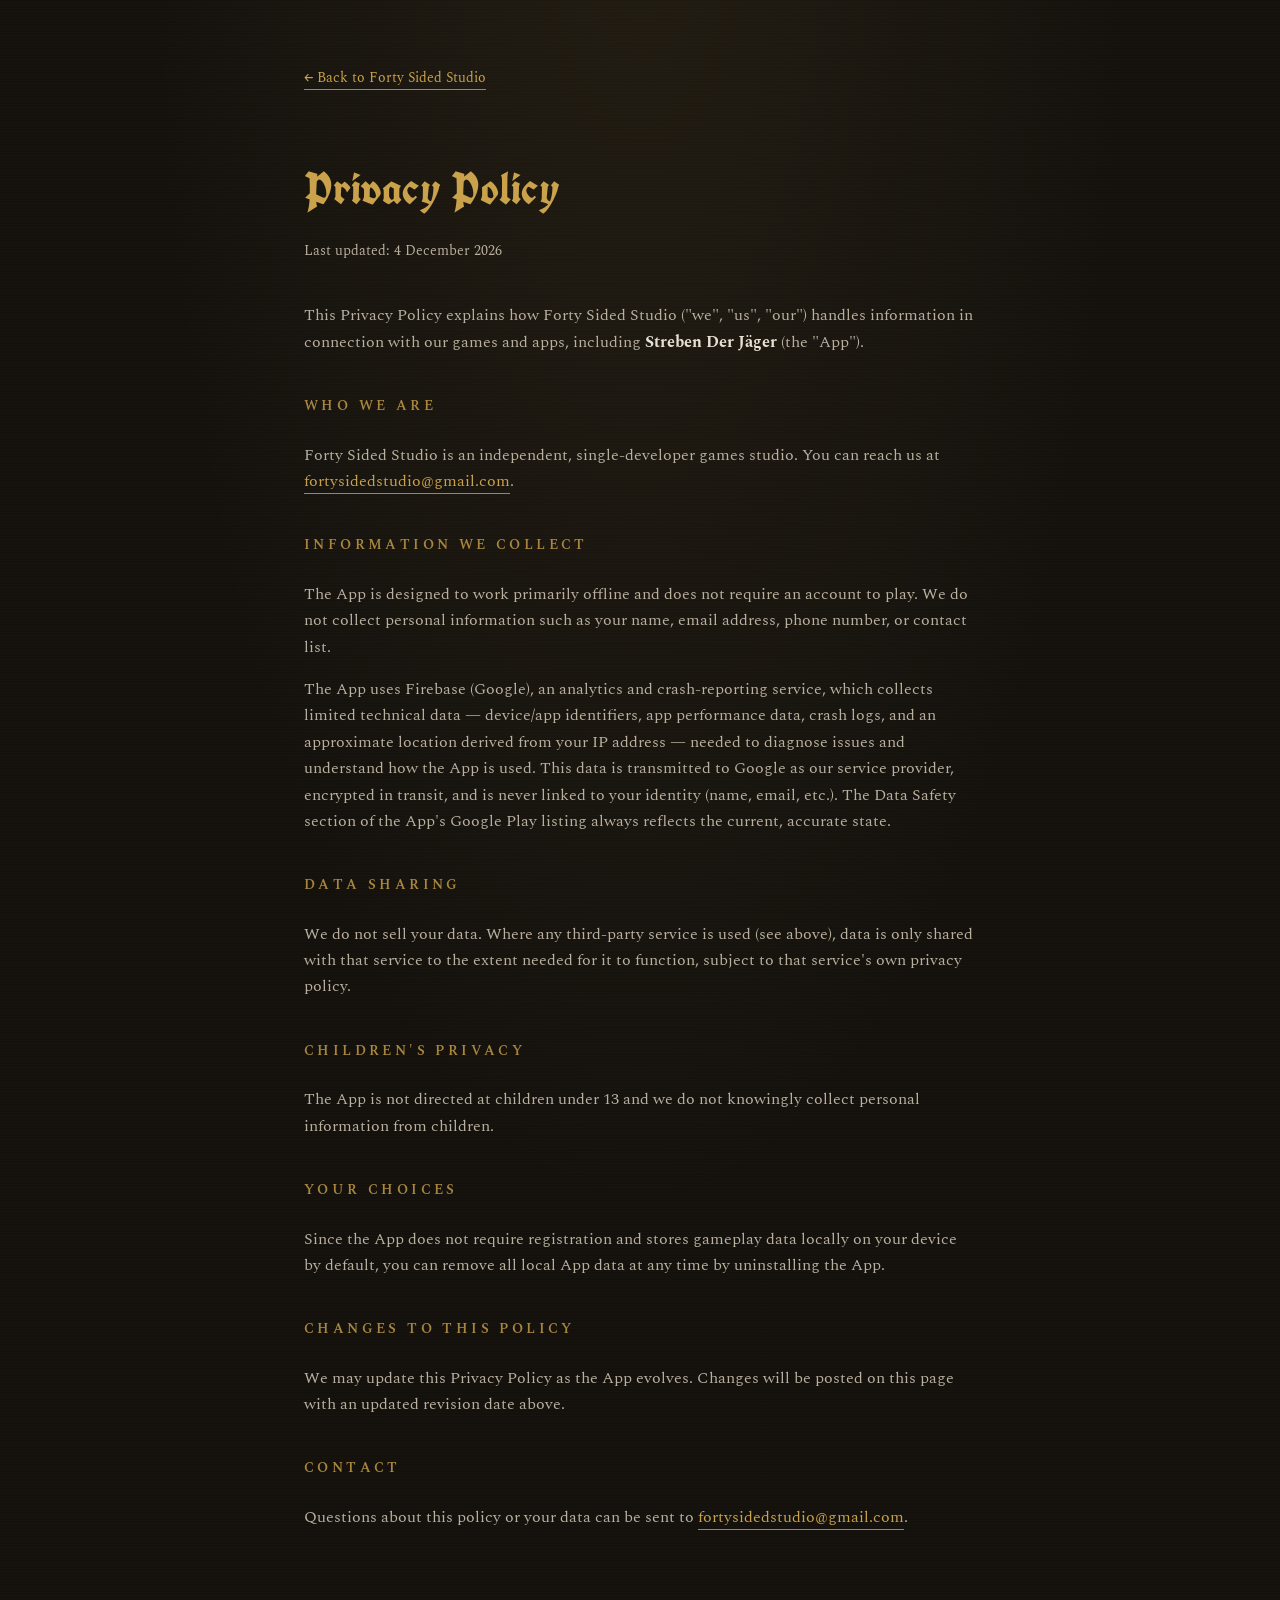
<file: privacy.html>
<!DOCTYPE html>
<html lang="it">
<head>
<meta charset="UTF-8">
<meta name="viewport" content="width=device-width, initial-scale=1.0">
<link rel="preconnect" href="https://fonts.googleapis.com">
<link rel="preconnect" href="https://fonts.gstatic.com" crossorigin>
<link href="https://fonts.googleapis.com/css2?family=UnifrakturCook:wght@700&family=Spectral:ital,wght@0,400;0,500;0,600;1,400&display=swap" rel="stylesheet">
<link rel="icon" type="image/png" sizes="48x48" href="assets/favicon-48.png">
<link rel="icon" type="image/png" sizes="32x32" href="assets/favicon-32.png">
<link rel="apple-touch-icon" sizes="180x180" href="assets/apple-touch-icon.png">
<style>:root{--charcoal-dark:#14110d;--charcoal-panel:#221d17;--bronze:#8a6a45;--gold:#c9a24b;--gold-dim:#a8863e;--ink:#e8e1d3;--ink-dim:#b9b0a0;--line:#3a3226;}
*{box-sizing:border-box;}
html{scroll-behavior:smooth;}
body{margin:0;background:var(--charcoal-dark);background-image:radial-gradient(ellipse at 50% -10%, rgba(201,162,75,0.08), transparent 55%),repeating-linear-gradient(0deg, rgba(255,255,255,0.012) 0px, rgba(255,255,255,0.012) 1px, transparent 1px, transparent 3px);color:var(--ink);font-family:'Spectral', Georgia, serif;line-height:1.65;-webkit-font-smoothing:antialiased;}
a.fss-link{color:var(--gold);text-decoration:none;border-bottom:1px solid var(--gold-dim);transition:color .2s ease,border-color .2s ease;}
a.fss-link:hover,a.fss-link:focus-visible{color:var(--ink);border-color:var(--gold);}
a.fss-link:focus-visible{outline:2px solid var(--gold);outline-offset:3px;}
.hero{position:relative;min-height:88vh;display:flex;flex-direction:column;align-items:center;justify-content:center;text-align:center;padding:4rem 1.5rem 2.5rem;overflow:hidden;}
.emblem{width:220px;height:220px;margin-bottom:1.5rem;filter:drop-shadow(0 0 18px rgba(201,162,75,0.18));}
.eyebrow{margin:0 0 .5rem;font-size:.75rem;letter-spacing:.3em;text-transform:uppercase;color:var(--ink-dim);}
.wordmark{font-family:'UnifrakturCook',serif;font-weight:700;font-size:clamp(2.4rem,7vw,4.4rem);color:var(--gold);margin:0;line-height:1.1;text-shadow:0 0 24px rgba(201,162,75,0.15);}
.tagline{margin:1rem 0 1.75rem;font-style:italic;color:var(--ink-dim);font-size:1.05rem;letter-spacing:.02em;}
.nav-links{display:flex;gap:1.75rem;flex-wrap:wrap;justify-content:center;font-size:.8rem;letter-spacing:.12em;text-transform:uppercase;margin-bottom:1.5rem;}
.nav-links a{border-bottom:1px solid var(--line);color:var(--ink-dim);}
.nav-links a:hover{color:var(--ink);border-color:var(--gold);}
.lang-row{display:flex;gap:.4rem;}
.lang-btn{font-family:'Spectral',serif;font-size:.7rem;letter-spacing:.08em;padding:.3rem .6rem;border-radius:2px;cursor:pointer;background:transparent;color:var(--ink-dim);border:1px solid var(--line);}
.lang-btn:hover{color:var(--ink);border-color:var(--gold);}
.lang-btn.active{color:var(--gold);border-color:var(--gold);}
main{max-width:720px;margin:0 auto;padding:0 1.5rem;}
section{padding:3.5rem 0;border-top:1px solid var(--line);}
h2{font-family:'Spectral',serif;font-weight:600;font-size:.85rem;letter-spacing:.25em;text-transform:uppercase;color:var(--gold-dim);margin:0 0 1.5rem;}
.about p,.contact p{color:var(--ink-dim);max-width:60ch;}
.project-card{background:var(--charcoal-panel);border:1px solid var(--line);border-left:3px solid var(--gold-dim);border-radius:3px;padding:2rem;}
.project-title{font-family:'UnifrakturCook',serif;font-size:1.8rem;color:var(--gold);margin:0 0 .3rem;}
.project-sub{margin:0 0 1.2rem;color:var(--ink-dim);font-style:italic;}
.project-desc{color:var(--ink);}
.status-line{display:flex;align-items:center;gap:.5rem;margin:1.5rem 0 0;font-size:.85rem;color:var(--ink-dim);letter-spacing:.02em;}
.status-dot{width:8px;height:8px;border-radius:50%;background:var(--gold);box-shadow:0 0 6px rgba(201,162,75,0.8);flex-shrink:0;}
.roadmap{margin-top:1.75rem;padding-top:1.5rem;border-top:1px solid var(--line);display:flex;flex-direction:column;gap:.75rem;}
.roadmap-item{display:flex;align-items:center;gap:.65rem;font-size:.88rem;}
.roadmap-dot{width:7px;height:7px;border-radius:50%;flex-shrink:0;}
.roadmap-dot.done{background:var(--gold);}
.roadmap-dot.pending{border:1px solid var(--line);}
.roadmap-status{margin-left:auto;font-size:.75rem;letter-spacing:.08em;text-transform:uppercase;}
.publisher-line{margin-top:1.5rem;display:flex;align-items:center;gap:.9rem;font-size:.85rem;color:var(--ink-dim);flex-wrap:wrap;}
.publisher-line img{height:28px;width:auto;opacity:.9;}
.mail-link{display:inline-block;font-size:1.1rem;margin-top:.5rem;}
footer{text-align:center;padding:3rem 1.5rem 2.5rem;color:var(--ink-dim);font-size:.8rem;border-top:1px solid var(--line);}
footer p{margin:.3rem 0;}
@media (max-width:480px){.hero{min-height:82vh;padding:3rem 1.25rem 2.5rem;}section{padding:2.75rem 0;}.project-card{padding:1.5rem;}}
.legal{max-width:720px;margin:0 auto;padding:4rem 1.5rem 5rem;}
.legal h1{font-family:'UnifrakturCook',serif;color:var(--gold);font-size:clamp(2rem,6vw,2.8rem);margin-bottom:.3rem;}
.legal .updated{color:var(--ink-dim);font-size:.85rem;margin-bottom:2.5rem;}
.legal h2{margin-top:2.5rem;}
.legal p{color:var(--ink-dim);}</style>
<title>Privacy Policy — Forty Sided Studio</title>
</head>
<body>
<div class="legal">
  <a class="fss-link" href="index.html" data-t="back" style="display:inline-block;margin-bottom:2rem;font-size:.85rem;"></a>
  <h1 data-t="privacyTitle"></h1>
  <p class="updated"><span data-t="updated"></span> <span id="date"></span></p>

  <p><span data-t="intro"></span> <strong style="color:var(--ink);" data-t="introApp"></strong> <span data-t="introEnd"></span></p>

  <h2 data-t="h1"></h2>
  <p><span data-t="p1"></span> <a class="fss-link" href="mailto:fortysidedstudio@gmail.com">fortysidedstudio@gmail.com</a>.</p>

  <h2 data-t="h2"></h2>
  <p data-t="p2a"></p>
  <p data-t="p2b"></p>

  <h2 data-t="h3"></h2>
  <p data-t="p3"></p>

  <h2 data-t="h4"></h2>
  <p data-t="p4"></p>

  <h2 data-t="h5"></h2>
  <p data-t="p5"></p>

  <h2 data-t="h6"></h2>
  <p data-t="p6"></p>

  <h2 data-t="h7"></h2>
  <p><span data-t="p7"></span> <a class="fss-link" href="mailto:fortysidedstudio@gmail.com">fortysidedstudio@gmail.com</a>.</p>
</div>
<script>
const T = {"en":{"langName":"EN","eyebrow":"Independent · Dark Fantasy · Tabletop-Rooted","tagline":"There is no d40. We rolled one anyway.","navStudio":"Studio","navWorld":"The World","navProject":"Current Project","navContact":"Contact","aboutTitle":"The Studio","aboutP1":"Forty Sided Studio is a one-person forge run by someone who has been at the table since he was eight — decades of tabletop campaigns, home computers, and grid-paper dungeons distilled into games that don't apologise for being difficult, dark, or a little obsessive about their own lore.","aboutP2":"No publisher, no committee. Just a dev, a stack of notebooks, and a long-standing appetite for hex grids and grim skies. Developed hand in hand with Giovanni Galli, creator of the Streben tabletop RPG and its solo spin-off Streben Der Jäger, who validates every step of the adaptation.","worldTitle":"Streben","worldP1":"Streben's world looks like the Germany of the 13th century, if that century had never ended: a handful of fortified cities holding the line against the abominations massed outside their walls. Resisting is the only salvation.","worldP2":"There's no grand quest to end the horror — only the next watch, the next breach, the next winter the walls need to survive. Steel and grim resolve carry more weight than heroics.","projectTitle":"Current Project","projectName":"Streben Der Jäger","projectSub":"A hex-based tactical adaptation of the Streben Der Jäger solo game, set in the dark world of Streben.","projectDesc":"Streben Der Jäger began as a solitaire tabletop game of grid-based, procedural missions in the world of Streben. This digital version keeps that tactical, highly replayable core: move phase by phase across broken hex ground, choose when to strike and when to hold the line, and drag what's left of a fortified city through six turns of steel and abominations.","statusLine":"In development — mobile, Android","roadmap":[{"label":"Hex tactical combat engine","status":"In progress","done":true},{"label":"Campaign narrative & world-building","status":"In progress","done":true},{"label":"Mobile UI & controls","status":"Planned","done":false},{"label":"Closed playtesting","status":"Planned","done":false}],"contactTitle":"Get in Touch","contactText":"Questions, press, feedback, or just want to talk about hex grids —","footerRights":"All rights reserved.","footerPrivacy":"Privacy Policy","publisherLine":"Streben and Streben Der Jäger are published in print by","back":"← Back to Forty Sided Studio","privacyTitle":"Privacy Policy","updated":"Last updated:","intro":"This Privacy Policy explains how Forty Sided Studio (\"we\", \"us\", \"our\") handles information in connection with our games and apps, including","introApp":"Streben Der Jäger","introEnd":"(the \"App\").","h1":"Who we are","p1":"Forty Sided Studio is an independent, single-developer games studio. You can reach us at","h2":"Information we collect","p2a":"The App is designed to work primarily offline and does not require an account to play. We do not collect personal information such as your name, email address, phone number, or contact list.","p2b":"The App uses Firebase (Google), an analytics and crash-reporting service, which collects limited technical data — device/app identifiers, app performance data, crash logs, and an approximate location derived from your IP address — needed to diagnose issues and understand how the App is used. This data is transmitted to Google as our service provider, encrypted in transit, and is never linked to your identity (name, email, etc.). The Data Safety section of the App's Google Play listing always reflects the current, accurate state.","h3":"Data sharing","p3":"We do not sell your data. Where any third-party service is used (see above), data is only shared with that service to the extent needed for it to function, subject to that service's own privacy policy.","h4":"Children's privacy","p4":"The App is not directed at children under 13 and we do not knowingly collect personal information from children.","h5":"Your choices","p5":"Since the App does not require registration and stores gameplay data locally on your device by default, you can remove all local App data at any time by uninstalling the App.","h6":"Changes to this policy","p6":"We may update this Privacy Policy as the App evolves. Changes will be posted on this page with an updated revision date above.","h7":"Contact","p7":"Questions about this policy or your data can be sent to"},"it":{"langName":"IT","eyebrow":"Indipendente · Dark Fantasy · Radici da Gioco da Tavolo","tagline":"Il d40 non esiste. Lo abbiamo tirato comunque.","navStudio":"Studio","navWorld":"Il Mondo","navProject":"Progetto Attuale","navContact":"Contatti","aboutTitle":"Lo Studio","aboutP1":"Forty Sided Studio è una fucina di una sola persona, gestita da qualcuno seduto al tavolo da gioco fin da quando aveva otto anni — decenni di campagne di gioco da tavolo, vecchi computer di casa e dungeon su carta a esagoni, distillati in giochi che non si scusano per essere difficili, oscuri o un po' ossessionati dal proprio lore.","aboutP2":"Nessun publisher, nessun comitato. Solo uno sviluppatore, una pila di quaderni e una passione di lunga data per le griglie esagonali e i cieli cupi. Sviluppato fianco a fianco con Giovanni Galli, creatore del gioco di ruolo Streben e del suo spin-off in solitario Streben Der Jäger, che valida ogni passo dell'adattamento.","worldTitle":"Streben","worldP1":"Il mondo di Streben somiglia alla Germania del XIII secolo, come se quel secolo non fosse mai finito: poche città fortificate che resistono agli abomini radunati fuori dalle loro mura. Resistere è l'unica salvezza.","worldP2":"Non c'è una grande missione per porre fine all'orrore — solo il prossimo turno di guardia, la prossima breccia, il prossimo inverno che le mura devono sopravvivere. L'acciaio e la determinazione contano più dell'eroismo.","projectTitle":"Progetto Attuale","projectName":"Streben Der Jäger","projectSub":"Un adattamento tattico a esagoni del gioco in solitario Streben Der Jäger, ambientato nel mondo oscuro di Streben.","projectDesc":"Streben Der Jäger è nato come gioco da tavolo in solitario, con missioni procedurali su griglia ambientate nel mondo di Streben. Questa versione digitale ne mantiene il nucleo tattico e ad alta rigiocabilità: muoviti fase dopo fase su un terreno esagonale spezzato, scegli quando colpire e quando tenere la linea, e trascina ciò che resta di una città fortificata attraverso sei turni di acciaio e abomini.","statusLine":"In sviluppo — mobile, Android","roadmap":[{"label":"Motore di combattimento tattico a esagoni","status":"In corso","done":true},{"label":"Narrativa della campagna e world-building","status":"In corso","done":true},{"label":"Interfaccia e controlli mobile","status":"Pianificato","done":false},{"label":"Playtesting chiuso","status":"Pianificato","done":false}],"contactTitle":"Contattaci","contactText":"Domande, stampa, feedback, o vuoi solo parlare di griglie esagonali —","footerRights":"Tutti i diritti riservati.","footerPrivacy":"Informativa sulla Privacy","publisherLine":"Streben e Streben Der Jäger sono pubblicati su carta da","back":"← Torna a Forty Sided Studio","privacyTitle":"Informativa sulla Privacy","updated":"Ultimo aggiornamento:","intro":"La presente Informativa sulla Privacy spiega come Forty Sided Studio (\"noi\") gestisce le informazioni in relazione ai nostri giochi e app, incluso","introApp":"Streben Der Jäger","introEnd":"(l'\"App\").","h1":"Chi siamo","p1":"Forty Sided Studio è uno studio di sviluppo indipendente, gestito da una sola persona. Puoi contattarci a","h2":"Informazioni che raccogliamo","p2a":"L'App è progettata per funzionare principalmente offline e non richiede un account per giocare. Non raccogliamo informazioni personali come nome, indirizzo email, numero di telefono o rubrica.","p2b":"L'App utilizza Firebase (Google), un servizio di analisi statistica e monitoraggio degli arresti anomali, che raccoglie dati tecnici limitati — identificatori del dispositivo/dell'app, dati sulle prestazioni, log di arresto anomalo (crash log) e una posizione approssimativa desunta dall'indirizzo IP — necessari a diagnosticare problemi e capire come viene usata l'App. Questi dati sono trasmessi a Google in qualità di nostro fornitore del servizio, in forma crittografata in transito, e non sono mai collegati alla tua identità (nome, email, ecc.). La sezione Sicurezza dei dati della scheda Google Play dell'App riflette sempre lo stato attuale e accurato.","h3":"Condivisione dei dati","p3":"Non vendiamo i tuoi dati. Quando viene utilizzato un servizio di terze parti (vedi sopra), i dati vengono condivisi solo nella misura necessaria al suo funzionamento, soggetta alla privacy policy di quel servizio.","h4":"Privacy dei minori","p4":"L'App non è rivolta a minori di 13 anni e non raccogliamo consapevolmente informazioni personali da minori.","h5":"Le tue scelte","p5":"Poiché l'App non richiede registrazione e memorizza i dati di gioco localmente sul tuo dispositivo per impostazione predefinita, puoi rimuovere tutti i dati locali in qualsiasi momento disinstallando l'App.","h6":"Modifiche a questa informativa","p6":"Potremmo aggiornare questa Informativa sulla Privacy con l'evolversi dell'App. Le modifiche saranno pubblicate su questa pagina con una data di revisione aggiornata.","h7":"Contatti","p7":"Domande su questa informativa o sui tuoi dati possono essere inviate a"},"fr":{"langName":"FR","eyebrow":"Indépendant · Dark Fantasy · Racines Jeu de Rôle sur Table","tagline":"Le d40 n'existe pas. On l'a lancé quand même.","navStudio":"Studio","navWorld":"Le Monde","navProject":"Projet Actuel","navContact":"Contact","aboutTitle":"Le Studio","aboutP1":"Forty Sided Studio est une forge d'une seule personne, dirigée par quelqu'un qui joue autour d'une table depuis l'âge de huit ans — des décennies de campagnes de jeu de rôle, d'ordinateurs familiaux et de donjons sur papier quadrillé, distillées en jeux qui ne s'excusent pas d'être difficiles, sombres, ou un peu obsédés par leur propre lore.","aboutP2":"Pas d'éditeur, pas de comité. Juste un développeur, une pile de carnets, et un goût persistant pour les grilles hexagonales et les ciels lugubres. Développé main dans la main avec Giovanni Galli, créateur du jeu de rôle Streben et de son spin-off solo Streben Der Jäger, qui valide chaque étape de l'adaptation.","worldTitle":"Streben","worldP1":"L'univers de Streben ressemble à l'Allemagne du XIIIe siècle, comme si ce siècle n'avait jamais pris fin : une poignée de cités fortifiées tenant la ligne face aux abominations massées hors de leurs murs. Résister est le seul salut.","worldP2":"Il n'y a pas de grande quête pour mettre fin à l'horreur — seulement le prochain tour de garde, la prochaine brèche, le prochain hiver que les murs doivent survivre. L'acier et la détermination pèsent plus lourd que l'héroïsme.","projectTitle":"Projet Actuel","projectName":"Streben Der Jäger","projectSub":"Une adaptation tactique hexagonale du jeu solo Streben Der Jäger, dans l'univers sombre de Streben.","projectDesc":"Streben Der Jäger est né comme jeu de plateau solo, avec des missions procédurales sur grille dans l'univers de Streben. Cette version numérique en conserve le cœur tactique et hautement rejouable : avancez phase par phase sur un sol hexagonal brisé, choisissez quand frapper et quand tenir la ligne, et traînez ce qu'il reste d'une cité fortifiée à travers six tours d'acier et d'abominations.","statusLine":"En développement — mobile, Android","roadmap":[{"label":"Moteur de combat tactique hexagonal","status":"En cours","done":true},{"label":"Narration de campagne et world-building","status":"En cours","done":true},{"label":"Interface et contrôles mobiles","status":"Prévu","done":false},{"label":"Playtest fermé","status":"Prévu","done":false}],"contactTitle":"Nous Contacter","contactText":"Questions, presse, retours, ou juste envie de parler de grilles hexagonales —","footerRights":"Tous droits réservés.","footerPrivacy":"Politique de Confidentialité","publisherLine":"Streben et Streben Der Jäger sont publiés en version papier par","back":"← Retour à Forty Sided Studio","privacyTitle":"Politique de Confidentialité","updated":"Dernière mise à jour :","intro":"Cette Politique de Confidentialité explique comment Forty Sided Studio (\"nous\") traite les informations en lien avec nos jeux et applications, y compris","introApp":"Streben Der Jäger","introEnd":"(l'« Application »).","h1":"Qui nous sommes","p1":"Forty Sided Studio est un studio de jeux indépendant, développé par une seule personne. Vous pouvez nous contacter à","h2":"Informations que nous collectons","p2a":"L'Application est conçue pour fonctionner principalement hors ligne et ne nécessite pas de compte pour jouer. Nous ne collectons pas d'informations personnelles telles que votre nom, adresse e-mail, numéro de téléphone ou liste de contacts.","p2b":"L'Application utilise Firebase (Google), un service d'analyse et de rapport de plantage, qui collecte des données techniques limitées — identifiants de l'appareil/de l'application, données de performance, journaux de plantage, et une localisation approximative déduite de votre adresse IP — nécessaires pour diagnostiquer les problèmes et comprendre comment l'Application est utilisée. Ces données sont transmises à Google en tant que notre prestataire de services, chiffrées en transit, et ne sont jamais liées à votre identité (nom, e-mail, etc.). La section Sécurité des données de la fiche Google Play de l'Application reflète toujours l'état actuel et exact.","h3":"Partage des données","p3":"Nous ne vendons pas vos données. Lorsqu'un service tiers est utilisé (voir ci-dessus), les données ne sont partagées que dans la mesure nécessaire à son fonctionnement, sous réserve de la politique de confidentialité de ce service.","h4":"Confidentialité des enfants","p4":"L'Application ne s'adresse pas aux enfants de moins de 13 ans et nous ne collectons pas sciemment d'informations personnelles auprès d'enfants.","h5":"Vos choix","p5":"Comme l'Application ne nécessite pas d'inscription et stocke les données de jeu localement sur votre appareil par défaut, vous pouvez supprimer toutes les données locales de l'Application à tout moment en la désinstallant.","h6":"Modifications de cette politique","p6":"Nous pouvons mettre à jour cette Politique de Confidentialité à mesure que l'Application évolue. Les modifications seront publiées sur cette page avec une date de révision mise à jour ci-dessus.","h7":"Contact","p7":"Les questions concernant cette politique ou vos données peuvent être envoyées à"},"es":{"langName":"ES","eyebrow":"Independiente · Dark Fantasy · Raíces de Rol de Mesa","tagline":"El d40 no existe. Lo tiramos igualmente.","navStudio":"Estudio","navWorld":"El Mundo","navProject":"Proyecto Actual","navContact":"Contacto","aboutTitle":"El Estudio","aboutP1":"Forty Sided Studio es una fragua de una sola persona, dirigida por alguien que juega en la mesa desde los ocho años — décadas de campañas de rol, ordenadores domésticos y mazmorras en papel cuadriculado, destiladas en juegos que no piden disculpas por ser difíciles, oscuros o un poco obsesivos con su propio lore.","aboutP2":"Sin editorial, sin comité. Solo un desarrollador, una pila de cuadernos y un apetito duradero por las cuadrículas hexagonales y los cielos sombríos. Desarrollado codo con codo con Giovanni Galli, creador del juego de rol Streben y de su spin-off en solitario Streben Der Jäger, que valida cada paso de la adaptación.","worldTitle":"Streben","worldP1":"El mundo de Streben se parece a la Alemania del siglo XIII, como si ese siglo nunca hubiera terminado: un puñado de ciudades fortificadas resistiendo a los abominios agolpados fuera de sus murallas. Resistir es la única salvación.","worldP2":"No hay una gran misión para acabar con el horror — solo el próximo turno de guardia, la próxima brecha, el próximo invierno que las murallas deben sobrevivir. El acero y la determinación pesan más que el heroísmo.","projectTitle":"Proyecto Actual","projectName":"Streben Der Jäger","projectSub":"Una adaptación táctica hexagonal del juego en solitario Streben Der Jäger, ambientada en el oscuro mundo de Streben.","projectDesc":"Streben Der Jäger nació como juego de mesa en solitario, con misiones procedurales sobre cuadrícula ambientadas en el mundo de Streben. Esta versión digital conserva ese núcleo táctico y de alta rejugabilidad: avanza fase a fase por un terreno hexagonal roto, elige cuándo atacar y cuándo mantener la línea, y arrastra lo que queda de una ciudad fortificada a través de seis turnos de acero y abominios.","statusLine":"En desarrollo — móvil, Android","roadmap":[{"label":"Motor de combate táctico hexagonal","status":"En curso","done":true},{"label":"Narrativa de campaña y world-building","status":"En curso","done":true},{"label":"Interfaz y controles móviles","status":"Planeado","done":false},{"label":"Playtesting cerrado","status":"Planeado","done":false}],"contactTitle":"Contáctanos","contactText":"Preguntas, prensa, comentarios, o solo quieres hablar de cuadrículas hexagonales —","footerRights":"Todos los derechos reservados.","footerPrivacy":"Política de Privacidad","publisherLine":"Streben y Streben Der Jäger se publican en papel por","back":"← Volver a Forty Sided Studio","privacyTitle":"Política de Privacidad","updated":"Última actualización:","intro":"Esta Política de Privacidad explica cómo Forty Sided Studio (\"nosotros\") maneja la información en relación con nuestros juegos y aplicaciones, incluyendo","introApp":"Streben Der Jäger","introEnd":"(la \"App\").","h1":"Quiénes somos","p1":"Forty Sided Studio es un estudio de videojuegos independiente de un solo desarrollador. Puedes contactarnos en","h2":"Información que recopilamos","p2a":"La App está diseñada para funcionar principalmente sin conexión y no requiere una cuenta para jugar. No recopilamos información personal como tu nombre, correo electrónico, número de teléfono o lista de contactos.","p2b":"La App utiliza Firebase (Google), un servicio de análisis e informes de fallos, que recopila datos técnicos limitados — identificadores del dispositivo/de la app, datos de rendimiento, registros de fallos y una ubicación aproximada derivada de tu dirección IP — necesarios para diagnosticar problemas y entender cómo se usa la App. Estos datos se transmiten a Google como nuestro proveedor de servicios, cifrados en tránsito, y nunca se vinculan a tu identidad (nombre, correo electrónico, etc.). La sección de Seguridad de los Datos de la ficha de Google Play de la App siempre refleja el estado actual y preciso.","h3":"Compartición de datos","p3":"No vendemos tus datos. Cuando se utiliza algún servicio de terceros (ver arriba), los datos solo se comparten en la medida necesaria para que funcione, sujeto a la propia política de privacidad de ese servicio.","h4":"Privacidad de los menores","p4":"La App no está dirigida a menores de 13 años y no recopilamos conscientemente información personal de menores.","h5":"Tus opciones","p5":"Dado que la App no requiere registro y almacena los datos de juego localmente en tu dispositivo de forma predeterminada, puedes eliminar todos los datos locales de la App en cualquier momento desinstalándola.","h6":"Cambios a esta política","p6":"Podemos actualizar esta Política de Privacidad a medida que la App evoluciona. Los cambios se publicarán en esta página con una fecha de revisión actualizada arriba.","h7":"Contacto","p7":"Las preguntas sobre esta política o tus datos pueden enviarse a"},"de":{"langName":"DE","eyebrow":"Unabhängig · Dark Fantasy · Pen-&-Paper-Wurzeln","tagline":"Den d40 gibt es nicht. Wir haben trotzdem gewürfelt.","navStudio":"Studio","navWorld":"Die Welt","navProject":"Aktuelles Projekt","navContact":"Kontakt","aboutTitle":"Das Studio","aboutP1":"Forty Sided Studio ist eine Ein-Mann-Schmiede, geführt von jemandem, der seit seinem achten Lebensjahr am Tisch sitzt — Jahrzehnte an Pen-&-Paper-Kampagnen, Heimcomputern und Karopapier-Dungeons, destilliert zu Spielen, die sich nicht dafür entschuldigen, schwer, düster oder ein wenig besessen von ihrem eigenen Lore zu sein.","aboutP2":"Kein Verlag, kein Komitee. Nur ein Entwickler, ein Stapel Notizbücher und eine anhaltende Vorliebe für Hexfelder und finstere Himmel. Entwickelt Hand in Hand mit Giovanni Galli, dem Schöpfer des Pen-&-Paper-Rollenspiels Streben und seines Solo-Ablegers Streben Der Jäger, der jeden Schritt der Adaption validiert.","worldTitle":"Streben","worldP1":"Die Welt von Streben gleicht dem Deutschland des 13. Jahrhunderts, als hätte dieses Jahrhundert nie geendet: eine Handvoll befestigter Städte, die sich gegen die vor ihren Mauern versammelten Abominationen behaupten. Widerstand ist die einzige Rettung.","worldP2":"Es gibt keine große Aufgabe, um den Schrecken zu beenden — nur die nächste Wache, die nächste Bresche, den nächsten Winter, den die Mauern überstehen müssen. Stahl und grimmige Entschlossenheit zählen mehr als Heldentum.","projectTitle":"Aktuelles Projekt","projectName":"Streben Der Jäger","projectSub":"Eine taktische Hex-Adaption des Solospiels Streben Der Jäger, angesiedelt in der düsteren Welt von Streben.","projectDesc":"Streben Der Jäger begann als Solo-Brettspiel mit prozedural generierten Missionen auf einem Raster, angesiedelt in der Welt von Streben. Diese digitale Version bewahrt diesen taktischen, hoch wiederspielbaren Kern: Bewege dich Phase für Phase über zerbrochenes Hexgelände, entscheide, wann du zuschlägst und wann du die Linie hältst, und schleppe, was von einer befestigten Stadt übrig ist, durch sechs Runden aus Stahl und Abominationen.","statusLine":"In Entwicklung — mobil, Android","roadmap":[{"label":"Taktische Hex-Kampf-Engine","status":"In Arbeit","done":true},{"label":"Kampagnen-Narrativ & World-Building","status":"In Arbeit","done":true},{"label":"Mobile UI & Steuerung","status":"Geplant","done":false},{"label":"Geschlossener Playtest","status":"Geplant","done":false}],"contactTitle":"Kontakt Aufnehmen","contactText":"Fragen, Presse, Feedback, oder einfach Lust, über Hexfelder zu reden —","footerRights":"Alle Rechte vorbehalten.","footerPrivacy":"Datenschutzerklärung","publisherLine":"Streben und Streben Der Jäger werden gedruckt herausgegeben von","back":"← Zurück zu Forty Sided Studio","privacyTitle":"Datenschutzerklärung","updated":"Zuletzt aktualisiert:","intro":"Diese Datenschutzerklärung erklärt, wie Forty Sided Studio (\"wir\") Informationen im Zusammenhang mit unseren Spielen und Apps verarbeitet, einschließlich","introApp":"Streben Der Jäger","introEnd":"(die „App\").","h1":"Wer wir sind","p1":"Forty Sided Studio ist ein unabhängiges Ein-Personen-Spielestudio. Du erreichst uns unter","h2":"Informationen, die wir sammeln","p2a":"Die App ist so konzipiert, dass sie hauptsächlich offline funktioniert und kein Konto zum Spielen erfordert. Wir sammeln keine personenbezogenen Daten wie deinen Namen, deine E-Mail-Adresse, Telefonnummer oder dein Adressbuch.","p2b":"Die App verwendet Firebase (Google), einen Analyse- und Absturzbericht-Dienst, der begrenzte technische Daten sammelt — Geräte-/App-Kennungen, Daten zur App-Leistung, Absturzprotokolle und einen ungefähren, aus deiner IP-Adresse abgeleiteten Standort — die zur Diagnose von Problemen und zum Verständnis der App-Nutzung nötig sind. Diese Daten werden an Google als unseren Dienstleister übermittelt, verschlüsselt während der Übertragung, und nie mit deiner Identität (Name, E-Mail usw.) verknüpft. Der Abschnitt zur Datensicherheit im Google-Play-Eintrag der App gibt stets den aktuellen, korrekten Stand wieder.","h3":"Datenweitergabe","p3":"Wir verkaufen deine Daten nicht. Wird ein Dienst Dritter genutzt (siehe oben), werden Daten nur in dem für dessen Funktion nötigen Umfang weitergegeben, vorbehaltlich der eigenen Datenschutzerklärung dieses Dienstes.","h4":"Datenschutz für Kinder","p4":"Die App richtet sich nicht an Kinder unter 13 Jahren, und wir sammeln wissentlich keine personenbezogenen Daten von Kindern.","h5":"Deine Wahlmöglichkeiten","p5":"Da die App keine Registrierung erfordert und Spieldaten standardmäßig lokal auf deinem Gerät speichert, kannst du alle lokalen App-Daten jederzeit durch Deinstallation der App entfernen.","h6":"Änderungen dieser Richtlinie","p6":"Wir können diese Datenschutzerklärung im Zuge der Weiterentwicklung der App aktualisieren. Änderungen werden auf dieser Seite mit einem aktualisierten Revisionsdatum oben veröffentlicht.","h7":"Kontakt","p7":"Fragen zu dieser Richtlinie oder deinen Daten können gesendet werden an"}};
const LOCALES = {"en":"en-GB","it":"it-IT","fr":"fr-FR","es":"es-ES","de":"de-DE"};

function detectLang() {
  const params = new URLSearchParams(location.search);
  const fromUrl = (params.get('lang') || '').slice(0,2).toLowerCase();
  if (fromUrl && T[fromUrl]) { localStorage.setItem('fss-lang', fromUrl); return fromUrl; }
  const saved = localStorage.getItem('fss-lang');
  if (saved && T[saved]) return saved;
  const code = (navigator.language || 'it').slice(0,2).toLowerCase();
  return T[code] ? code : 'it';
}

const lang = detectLang();
const t = T[lang] || T.it;
document.documentElement.lang = lang;
document.querySelectorAll('[data-t]').forEach(el => {
  const key = el.getAttribute('data-t');
  if (t[key] !== undefined) el.textContent = t[key];
});
document.getElementById('date').textContent = new Date().toLocaleDateString(LOCALES[lang] || 'it-IT', { year: 'numeric', month: 'long', day: 'numeric' });
</script>
</body>
</html>
</file>
